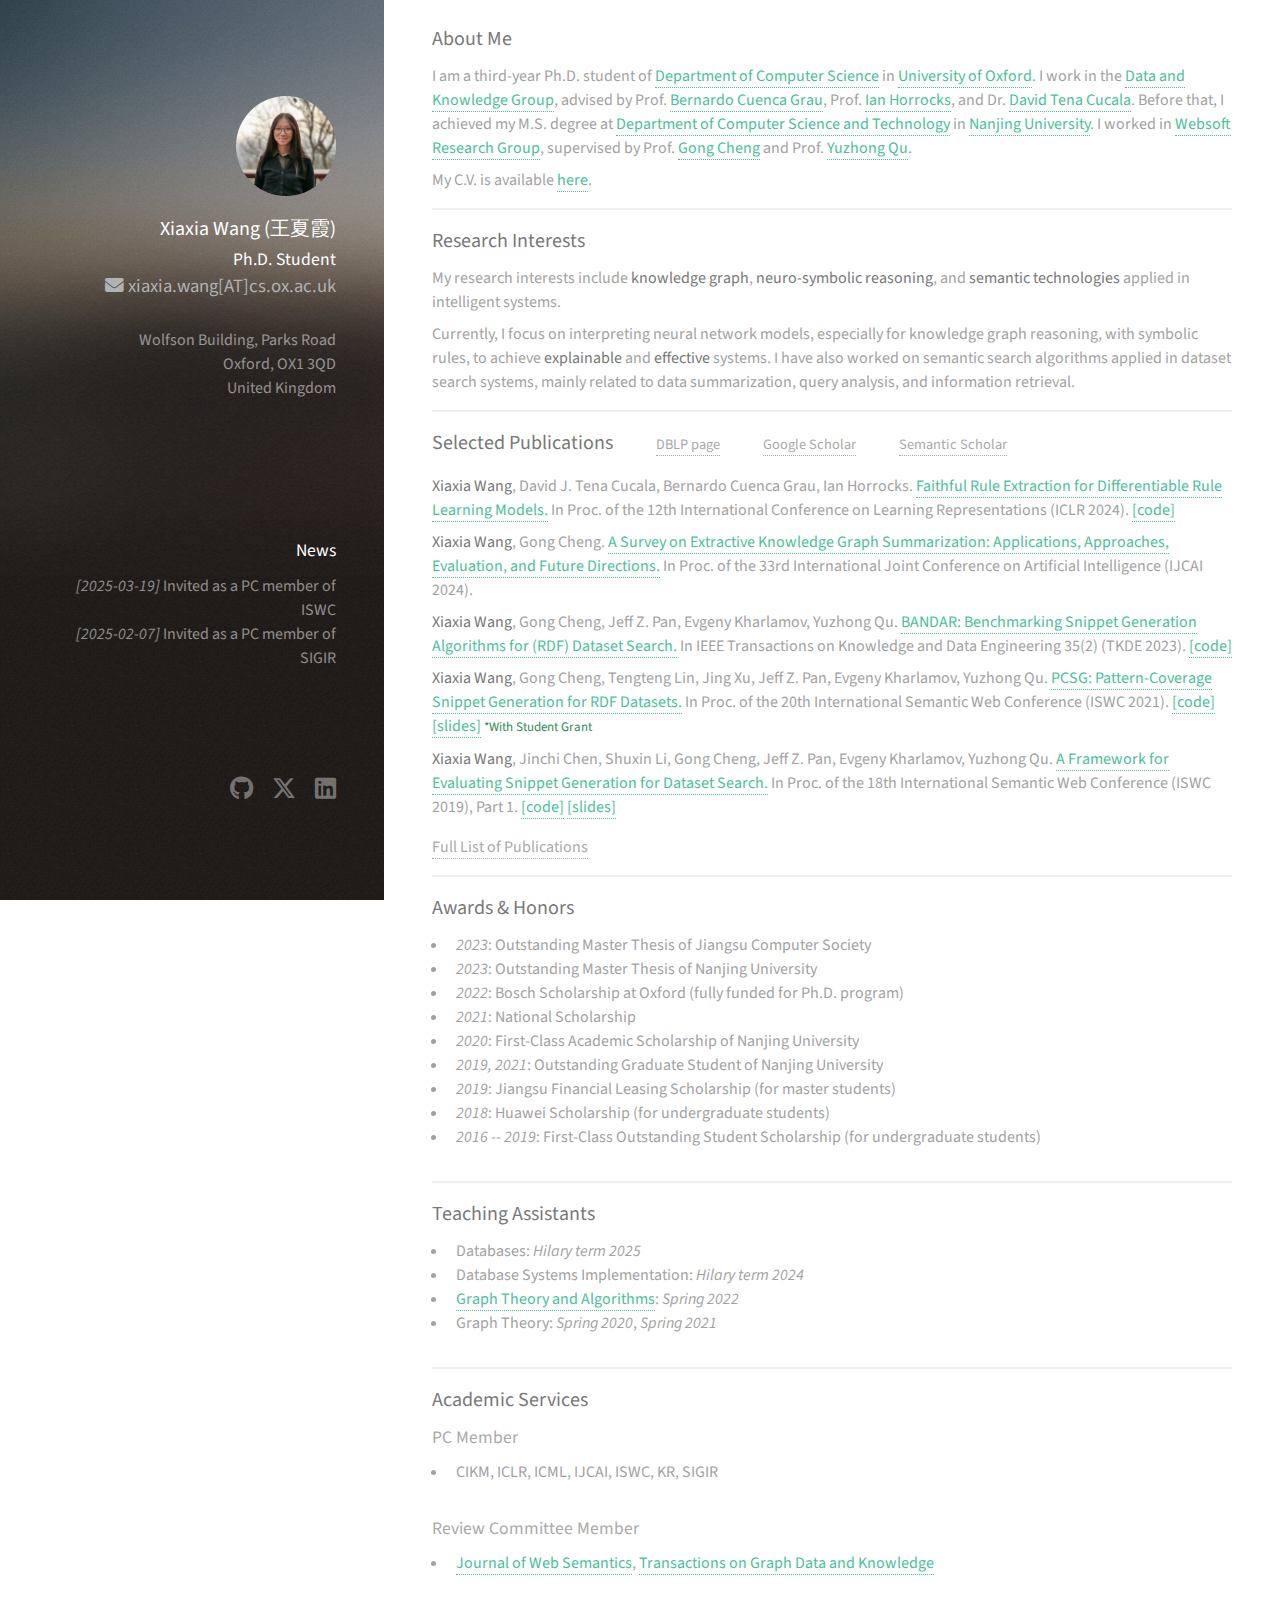
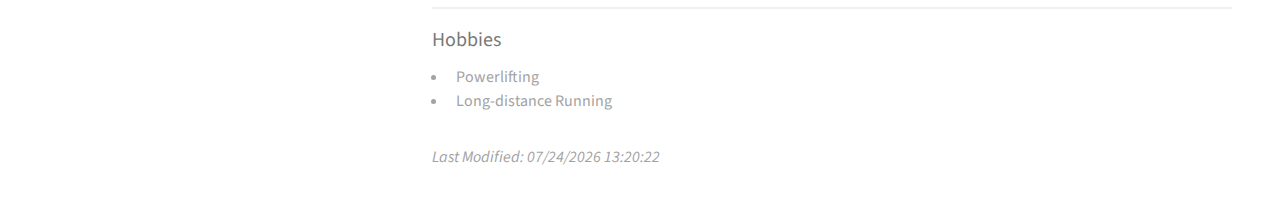
<file: index.html>
<!DOCTYPE html PUBLIC "-//W3C//DTD XHTML 1.0 Transitional//EN" "http://www.w3.org/TR/xhtml1/DTD/xhtml1-transitional.dtd">
<html xmlns="http://www.w3.org/1999/xhtml" lang="en">

<html>
<head>
	<meta charset="utf-8" />
	<base target="_blank" />
	<title>Xiaxia Wang</title>
	<link rel="icon" href="images/ducky.ico" type="image/x-icon">
	<link rel="shortcut icon" href="images/ducky.ico" type="image/x-icon">
<!--	<link rel="shortcut icon" href="images/favicon.ico" type="image/x-icon">-->
	<meta name="viewport" content="width=device-width, initial-scale=1, user-scalable=no" />
	<link rel="stylesheet" href="assets/css/main.css" />
</head>
<body class="is-preload">

<!-- Header -->
<header id="header">
	<div class="inner">
		<a href="https://xiaxia-wang.github.io" class="image avatar"><img src="images/profile-2020.JPG" alt="" /></a>
		<h1><strong>Xiaxia Wang (王夏霞)</strong></h1>
		<h4>Ph.D. Student</h4>
		<p class="icon solid fa-envelope" style="font-size: 14pt"> xiaxia.wang[AT]cs.ox.ac.uk </p>
		Wolfson Building, Parks Road <br />
		Oxford, OX1 3QD <br />
		United Kingdom <br /><br /><br />
	</div>

	<div class="inner">
		<h4>News</h4>
<!--		<em>[2024-02-22]</em> ❤️2nd Wedding Anniversary❤️ <br />-->
		<em>[2025-03-19]</em> Invited as a PC member of ISWC <br />
		<em>[2025-02-07]</em> Invited as a PC member of SIGIR <br />
<!--		<em>[2025-01-28]</em> 🎆Happy Chinese New Year🎆 <br />-->
<!--		<em>[2024-12-28]</em> Invited as a PC member of IJCAI <br />-->
<!--		<em>[2024-12-12]</em> Invited as a reviewer of ICML <br />-->
<!--		<em>[2024-08-13]</em> Invited as a reviewer of ICLR <br />-->
<!--		<em>[2024-06-01]</em> Awarded IJCAI Travel Grant <br />-->
<!--		<em>[2024-04-20]</em> One paper accepted by IJCAI <br />-->
<!--		<em>[2024-03-28]</em> Invited as a PC member of KR <br />-->
<!--		<em>[2024-03-14]</em> Passed my Ph.D. transfer🥳 <br />-->
<!--		<em>[2022-12-19]</em> Arrived at Oxford <br />-->
<!--		<em>[2021-10-15]</em> Got National Scholarship <br />-->
	</div>
</header>

<!-- Main -->
<div id="main">
	<!-- One -->
	<section id="one">
		<!--	<header class="major">	-->
		<h3>About Me</h3>
		<!--	</header>	-->
		<p>I am a third-year Ph.D. student of <a href="https://www.cs.ox.ac.uk/">Department of Computer Science</a> in <a href="https://www.ox.ac.uk/">University of Oxford</a>.
			I work in the <a href="https://www.cs.ox.ac.uk/research/dk/">Data and Knowledge Group</a>,
			advised by Prof. <a href="https://www.cs.ox.ac.uk/people/bernardo.cuencagrau/">Bernardo Cuenca Grau</a>,
			Prof. <a href="https://www.cs.ox.ac.uk/people/ian.horrocks/">Ian Horrocks</a>, and
			Dr. <a href="https://www.cs.ox.ac.uk/people/david.tenacucala/">David Tena Cucala</a>.
			Before that, I achieved my M.S. degree at <a href="https://cs.nju.edu.cn/main.htm">Department of Computer Science and Technology</a> in <a href="https://www.nju.edu.cn/EN/">Nanjing University</a>.
			I worked in <a href="http://ws.nju.edu.cn/">Websoft Research Group</a>,
			supervised by Prof. <a href="http://ws.nju.edu.cn/~gcheng">Gong Cheng</a> and Prof. <a href="http://ws.nju.edu.cn/~yzqu">Yuzhong Qu</a>.
		</p>
		<p>My C.V. is available <a href = "files/cv.pdf">here</a>. </p>
		<!--	<ul class="actions">
                <li><a href="#" class="button">Learn More</a></li>
            </ul>	-->
	</section>
	<!-- Two -->
	<section id="two">
		<h3>Research Interests</h3>
		<p>My research interests include <strong>knowledge graph</strong>, <strong>neuro-symbolic reasoning</strong>, and <strong>semantic technologies</strong> applied in intelligent systems.</p>
		<p>Currently, I focus on interpreting neural network models, especially for knowledge graph reasoning, with symbolic rules, to achieve <strong>explainable</strong> and <strong>effective</strong> systems.
			I have also worked on semantic search algorithms applied in dataset search systems, mainly related to data summarization, query analysis, and information retrieval. </p>
		<!--						<p>Nowadays with the rapid growth of open data on the Web, <strong>dataset search</strong> (or dataset retrieval) is gradually becoming a significant problem.-->
		<!--							I mainly study the semantic search algorithms and techniques used in dataset search systems, including <strong>data summarization</strong>,-->
		<!--							<strong>query analysis</strong>, and <strong>information retrieval</strong>. </p>-->
	</section>
	<!-- Three -->
	<section id="three">
		<h3 style="display: inline">Selected Publications</h3>

		<h5 style="margin-left: 5%; display: inline">
			<a href="https://dblp.org/pid/126/2338-1.html" style="color: darkgrey">DBLP page</a>
		</h5>

		<h5 style="margin-left: 5%; display: inline">
			<a href="https://scholar.google.com/citations?user=AXCigpUAAAAJ" style="color: darkgrey">Google Scholar</a>
		</h5>

		<h5 style="margin-left: 5%; display: inline">
			<a href="https://www.semanticscholar.org/author/Xiaxia-Wang/1524736195" style="color: darkgrey">Semantic Scholar</a>
		</h5>

		<div style="margin-top: 2%; margin-bottom: 2%">
			<p> <strong>Xiaxia Wang</strong>, David J. Tena Cucala, Bernardo Cuenca Grau, Ian Horrocks.
				<a href="https://openreview.net/pdf?id=kBTzlxM2J1">Faithful Rule Extraction for Differentiable Rule Learning Models.</a>
				In Proc. of the 12th International Conference on Learning Representations (ICLR 2024).
				<a href="https://github.com/xiaxia-wang/FaithfulRE">[code]</a>
			</p>
			<p> <strong>Xiaxia Wang</strong>, Gong Cheng.
				<a href="https://www.ijcai.org/proceedings/2024/0916">A Survey on Extractive Knowledge Graph Summarization: Applications, Approaches, Evaluation, and Future Directions.</a>
				In Proc. of the 33rd International Joint Conference on Artificial Intelligence (IJCAI 2024).
			</p>
			<p> <strong>Xiaxia Wang</strong>, Gong Cheng, Jeff Z. Pan, Evgeny Kharlamov, Yuzhong Qu.
				<a href="https://ieeexplore.ieee.org/document/9477056">BANDAR: Benchmarking Snippet Generation Algorithms for (RDF) Dataset Search.</a>
				In IEEE Transactions on Knowledge and Data Engineering 35(2) (TKDE 2023).
				<a href="https://github.com/nju-websoft/BANDAR">[code]</a>
			</p>
			<p> <strong>Xiaxia Wang</strong>, Gong Cheng, Tengteng Lin, Jing Xu, Jeff Z. Pan, Evgeny Kharlamov, Yuzhong Qu.
				<a href="https://link.springer.com/chapter/10.1007%2F978-3-030-88361-4_1">PCSG: Pattern-Coverage Snippet Generation for RDF Datasets.</a>
				In Proc. of the 20th International Semantic Web Conference (ISWC 2021).
				<a href="https://github.com/nju-websoft/PCSG">[code]</a>
				<a href = "files/slides-iswc-2021.pdf">[slides]</a>
				<span style="font-size: small; color: seagreen">*With Student Grant</span>
			</p>
			<p> <strong>Xiaxia Wang</strong>, Jinchi Chen, Shuxin Li, Gong Cheng, Jeff Z. Pan, Evgeny Kharlamov, Yuzhong Qu.
				<a href="https://link.springer.com/chapter/10.1007%2F978-3-030-30793-6_39">A Framework for Evaluating Snippet Generation for Dataset Search.</a>
				In Proc. of the 18th International Semantic Web Conference (ISWC 2019), Part 1.
				<a href="http://ws.nju.edu.cn/datasetsearch/evaluation-iswc2019/">[code]</a>
				<a href = "files/slides-iswc-2019.pdf">[slides]</a>
			</p>
		</div>

		<a href="publication" style="color: darkgrey">Full List of Publications</a>

<!--		<h5 id = "more-pub-ctrl" onclick="showMore()" style="color: darkgrey">Show More</h5>-->
<!--		<div id = "more-pub" style="display: none">-->
<!--			<p> Tengteng Lin, Qiaosheng Chen, Gong Cheng, Ahmet Soylu, Basil Ell, Ruoqi Zhao, Qing Shi, <strong>Xiaxia Wang</strong>, Yu Gu, Evgeny Kharlamov.-->
<!--				<a href="https://dl.acm.org/doi/10.1145/3477495.3531729">ACORDAR: A Test Collection for Ad Hoc Content-Based (RDF) Dataset Retrieval.</a>-->
<!--				In Proc. of the 45th International ACM SIGIR Conference (SIGIR 2022).-->
<!--			</p>-->
<!--			<p> <strong>Xiaxia Wang</strong>, Tengteng Lin, Weiqing Luo, Gong Cheng, Yuzhong Qu.-->
<!--				<a href="https://direct.mit.edu/dint/article/4/1/41/109221/CKGSE-A-Prototype-Search-Engine-for-Chinese">CKGSE: A Prototype Search Engine for Chinese Knowledge Graphs.</a>-->
<!--				In Data Intelligence (DI 2022).-->
<!--			</p>-->
<!--			<p> <strong>Xiaxia Wang</strong>, Tengteng Lin, Weiqing Luo, Gong Cheng, Yuzhong Qu.-->
<!--				<a href="https://link.springer.com/chapter/10.1007/978-981-16-6471-7_8">Content-Based Open Knowledge Graph Search: A Preliminary Study with OpenKG.CN.</a>-->
<!--				In Proc. of the 2021 China Conference on Knowledge Graph and Semantic Computing (CCKS 2021).-->
<!--			</p>-->
<!--			<p> <strong>Xiaxia Wang</strong>, Gong Cheng, Evgeny Kharlamov.-->
<!--				<a href="https://ceur-ws.org/Vol-2465/profiles_paper1.pdf">Towards Multi-Facet Snippets for Dataset Search.</a>-->
<!--				In Proc. of the 6th International Workshop on Dataset PROFILing and Search (PROFILES 2019).-->
<!--				<a href = "files/slides-profiles-2019.pdf">[slides]</a>-->
<!--			</p>-->
<!--			<p> Jinchi Chen, <strong>Xiaxia Wang</strong>, Gong Cheng, Evgeny Kharlamov, Yuzhong Qu.-->
<!--				<a href="https://dl.acm.org/doi/10.1145/3357384.3358096">Towards More Usable Dataset Search: From Query Characterization to Snippet Generation.</a>-->
<!--				In Proc. of the 28th ACM International Conference on Information and Knowledge Management (CIKM 2019).-->
<!--				<a href="http://ws.nju.edu.cn/datasetsearch/query-cikm2019/">[data]</a>-->
<!--				<a href = "files/slides-cikm-2019.pdf">[slides]</a>-->
<!--			</p>-->
<!--		</div>-->


	</section>

	<!-- Four -->
	<section id="four">
		<h3>Awards & Honors</h3>
		<ul>
			<li><em>2023</em>: Outstanding Master Thesis of Jiangsu Computer Society </li>
			<li><em>2023</em>: Outstanding Master Thesis of Nanjing University </li>
			<li><em>2022</em>: Bosch Scholarship at Oxford (fully funded for Ph.D. program) </li>
			<li><em>2021</em>: National Scholarship </li>
			<li><em>2020</em>: First-Class Academic Scholarship of Nanjing University </li>
			<li><em>2019, 2021</em>: Outstanding Graduate Student of Nanjing University </li>
			<li><em>2019</em>: Jiangsu Financial Leasing Scholarship (for master students) </li>
			<li><em>2018</em>: Huawei Scholarship (for undergraduate students) </li>
			<li><em>2016 -- 2019</em>: First-Class Outstanding Student Scholarship (for undergraduate students) </li>
		</ul>
	</section>

	<!-- Five -->
	<section id="five">
		<h3>Teaching Assistants</h3>
		<ul>
			<li>Databases: <em>Hilary term 2025</em></li>
			<li>Database Systems Implementation: <em>Hilary term 2024</em></li>
			<li><a href="http://ws.nju.edu.cn/wiki/Wiki.jsp?page=GTA">Graph Theory and Algorithms</a>: <em>Spring 2022</em></li>
			<li>Graph Theory: <em>Spring 2020</em>, <em>Spring 2021</em></li>
		</ul>
	</section>

	<!-- Six -->
	<section id="six">
		<h3>Academic Services</h3>
		<h4 style="color: darkgrey">PC Member</h4>
		<ul>
			<li>CIKM, ICLR, ICML, IJCAI, ISWC, KR, SIGIR</li>
		</ul>
		<h4 style="color: darkgrey">Review Committee Member</h4>
		<ul>
			<li>
				<a href="https://www.sciencedirect.com/journal/journal-of-web-semantics">Journal of Web Semantics</a>,
				<a href="https://journal-submission.dagstuhl.de/TGDK/">Transactions on Graph Data and Knowledge</a>
			</li>
		</ul>
	</section>

	<section id="seven">
		<h3>Hobbies</h3>
		<ul>
			<li>Powerlifting</li>
			<li>Long-distance Running</li>
		</ul>
	</section>

	<div>
		<i>
			<script type="text/javascript">document.write("Last Modified: " + document.lastModified + "")</script>
		</i>
	</div>
</div>

<!-- Footer -->
<footer id="footer">

	<div class="inner">
		<ul class="icons">
			<li><a href="https://github.com/xiaxia-wang" class="icon brands fa-github"><span class="label">Github</span></a></li>
			<li><a href="https://twitter.com/xiaxia_wang" class="icon brands fa-x-twitter"><span class="label">Twitter</span></a></li>
			<li><a href="https://www.linkedin.com/in/xiaxia-wang/" class="icon brands fa-linkedin"><span class="label">LinkedIn</span></a></li>
			<!--						<li><a href="#" class="icon brands fa-dribbble"><span class="label">Dribbble</span></a></li>-->
			<!--						<li><a href="#" class="icon solid fa-envelope"><span class="label">Email</span></a></li>-->
		</ul>
	</div>
	<br /><br />

	<div style="width: 20%; float: right">
		<script type="text/javascript" id="clstr_globe" src="//clustrmaps.com/globe.js?d=SmJl_7z3zz4IShy9a6Ddf2kGU3AaQH1JIv9GzmI8MsU"></script>
		<!--		<script type="text/javascript" id="clustrmaps" src="//clustrmaps.com/map_v2.js?d=SmJl_7z3zz4IShy9a6Ddf2kGU3AaQH1JIv9GzmI8MsU&cl=ffffff&w=a"></script>-->
	</div>

</footer>

<!-- Scripts -->
<script src="assets/js/jquery.min.js"></script>
<script src="assets/js/jquery.poptrox.min.js"></script>
<script src="assets/js/browser.min.js"></script>
<script src="assets/js/breakpoints.min.js"></script>
<script src="assets/js/util.js"></script>
<script src="assets/js/main.js"></script>

<script type="text/javascript">
	function showMore() {
		var controller = document.getElementById("more-pub-ctrl")
		var content = document.getElementById("more-pub");
		if (content.style.display === "none") {
			content.style.display = "block";
			controller.textContent = "Show Less"
		}
		else if (content.style.display === "block") {
			content.style.display = "none";
			controller.textContent = "Show More"
		}
	}
</script>

</body>
</html>
</file>
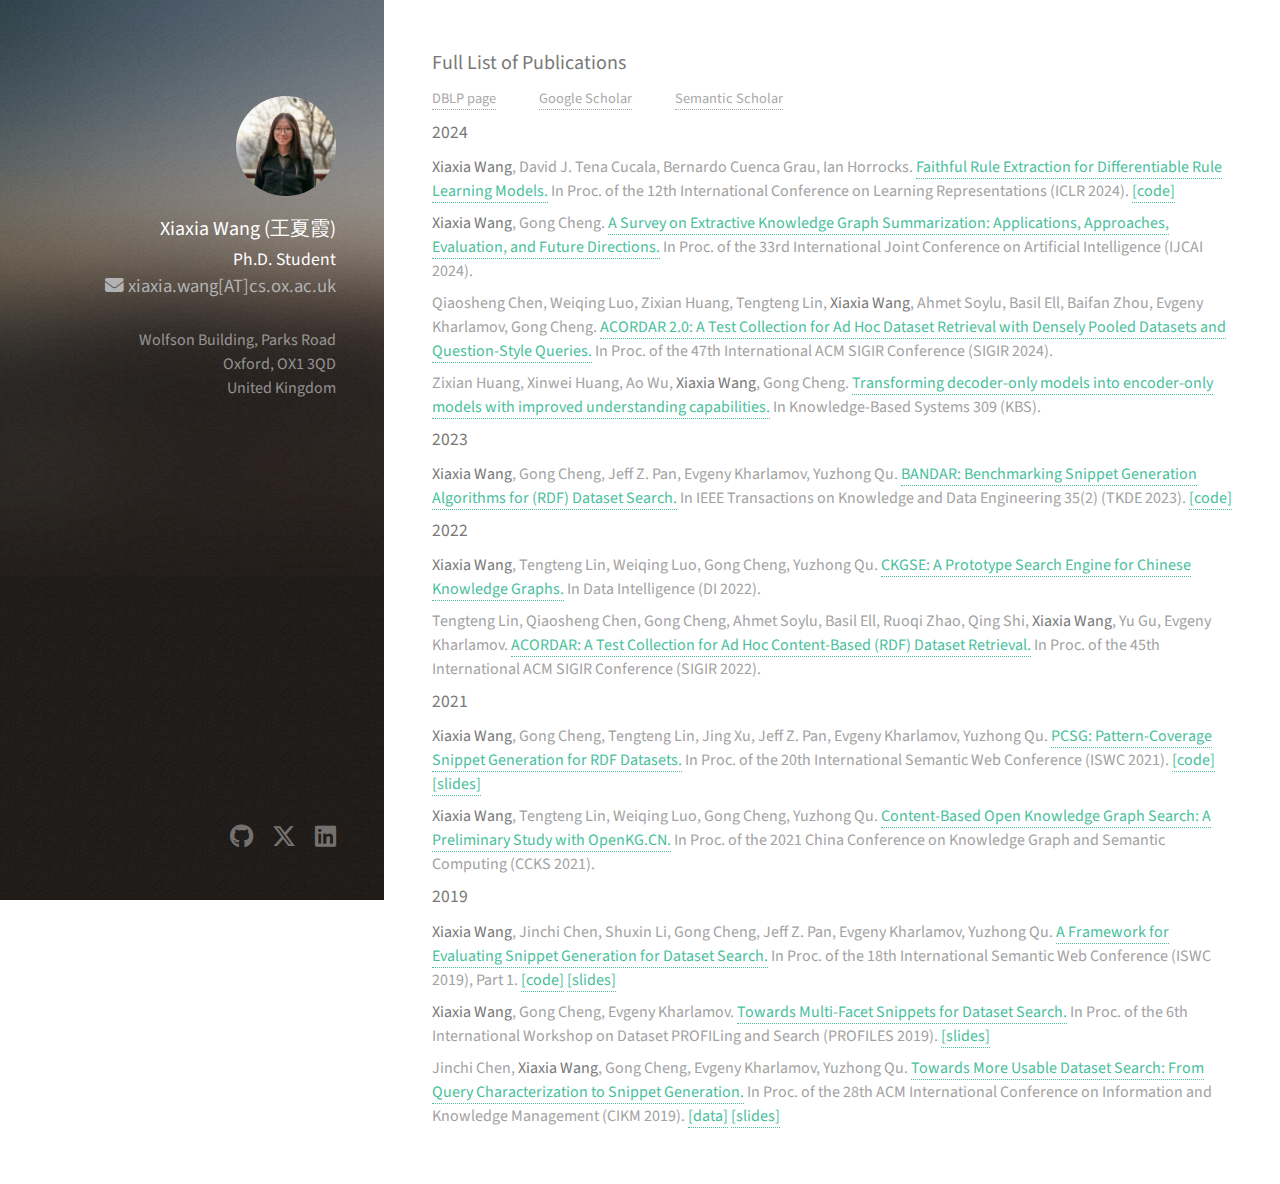
<file: publication.html>
<!DOCTYPE html PUBLIC "-//W3C//DTD XHTML 1.0 Transitional//EN" "http://www.w3.org/TR/xhtml1/DTD/xhtml1-transitional.dtd">
<html xmlns="http://www.w3.org/1999/xhtml" lang="en">

---
permalink: /publication/
---

<html>
<head>
	<meta charset="utf-8" />
	<base target="_blank" />
	<title>Xiaxia Wang</title>
	<link rel="icon" href="images/ducky.ico" type="image/x-icon">
	<link rel="shortcut icon" href="images/ducky.ico" type="image/x-icon">
<!--	<link rel="shortcut icon" href="images/favicon.ico" type="image/x-icon">-->
	<meta name="viewport" content="width=device-width, initial-scale=1, user-scalable=no" />
	<link rel="stylesheet" href="assets/css/main.css" />
</head>
<body class="is-preload">

<!-- Header -->
<header id="header">
	<div class="inner">
		<a href="https://xiaxia-wang.github.io" class="image avatar"><img src="images/profile-2020.JPG" alt="" /></a>
		<h1><strong>Xiaxia Wang (王夏霞)</strong></h1>
		<h4>Ph.D. Student</h4>
		<p class="icon solid fa-envelope" style="font-size: 14pt"> xiaxia.wang[AT]cs.ox.ac.uk </p>
		Wolfson Building, Parks Road <br />
		Oxford, OX1 3QD <br />
		United Kingdom <br /><br /><br />
	</div>
</header>

<!-- Main -->
<div id="main">
	<section id="three">
		<h3>Full List of Publications</h3>

		<h5 style="display: inline">
			<a href="https://dblp.org/pid/126/2338-1.html" style="color: darkgrey">DBLP page</a>
		</h5>

		<h5 style="margin-left: 5%; display: inline">
			<a href="https://scholar.google.com/citations?user=AXCigpUAAAAJ" style="color: darkgrey">Google Scholar</a>
		</h5>

		<h5 style="margin-left: 5%; display: inline">
			<a href="https://www.semanticscholar.org/author/Xiaxia-Wang/1524736195" style="color: darkgrey">Semantic Scholar</a>
		</h5>

		<h3></h3>
		<div style="font-size: medium">
			<h4>2024</h4>
			<p> <strong>Xiaxia Wang</strong>, David J. Tena Cucala, Bernardo Cuenca Grau, Ian Horrocks.
				<a href="https://openreview.net/pdf?id=kBTzlxM2J1">Faithful Rule Extraction for Differentiable Rule Learning Models.</a>
				In Proc. of the 12th International Conference on Learning Representations (ICLR 2024).
				<a href="https://github.com/xiaxia-wang/FaithfulRE">[code]</a>
			</p>
			<p> <strong>Xiaxia Wang</strong>, Gong Cheng.
				<a href="https://www.ijcai.org/proceedings/2024/0916">A Survey on Extractive Knowledge Graph Summarization: Applications, Approaches, Evaluation, and Future Directions.</a>
				In Proc. of the 33rd International Joint Conference on Artificial Intelligence (IJCAI 2024).
			</p>
			<p> Qiaosheng Chen, Weiqing Luo, Zixian Huang, Tengteng Lin, <strong>Xiaxia Wang</strong>, Ahmet Soylu, Basil Ell, Baifan Zhou, Evgeny Kharlamov, Gong Cheng.
				<a href="https://dl.acm.org/doi/10.1145/3626772.3657866">ACORDAR 2.0: A Test Collection for Ad Hoc Dataset Retrieval with Densely Pooled Datasets and Question-Style Queries.</a>
				In Proc. of the 47th International ACM SIGIR Conference (SIGIR 2024).
			</p>
			<p> Zixian Huang, Xinwei Huang, Ao Wu, <strong>Xiaxia Wang</strong>, Gong Cheng.
				<a href="https://doi.org/10.1016/j.knosys.2024.112907">Transforming decoder-only models into encoder-only models with improved understanding capabilities.</a>
				In Knowledge-Based Systems 309 (KBS).
			</p>

			<h4>2023</h4>
			<p> <strong>Xiaxia Wang</strong>, Gong Cheng, Jeff Z. Pan, Evgeny Kharlamov, Yuzhong Qu.
				<a href="https://ieeexplore.ieee.org/document/9477056">BANDAR: Benchmarking Snippet Generation Algorithms for (RDF) Dataset Search.</a>
				In IEEE Transactions on Knowledge and Data Engineering 35(2) (TKDE 2023).
				<a href="https://github.com/nju-websoft/BANDAR">[code]</a>
			</p>

			<h4>2022</h4>
			<p> <strong>Xiaxia Wang</strong>, Tengteng Lin, Weiqing Luo, Gong Cheng, Yuzhong Qu.
				<a href="https://direct.mit.edu/dint/article/4/1/41/109221/CKGSE-A-Prototype-Search-Engine-for-Chinese">CKGSE: A Prototype Search Engine for Chinese Knowledge Graphs.</a>
				In Data Intelligence (DI 2022).
			</p>
			<p> Tengteng Lin, Qiaosheng Chen, Gong Cheng, Ahmet Soylu, Basil Ell, Ruoqi Zhao, Qing Shi, <strong>Xiaxia Wang</strong>, Yu Gu, Evgeny Kharlamov.
				<a href="https://dl.acm.org/doi/10.1145/3477495.3531729">ACORDAR: A Test Collection for Ad Hoc Content-Based (RDF) Dataset Retrieval.</a>
				In Proc. of the 45th International ACM SIGIR Conference (SIGIR 2022).
			</p>

			<h4>2021</h4>
			<p> <strong>Xiaxia Wang</strong>, Gong Cheng, Tengteng Lin, Jing Xu, Jeff Z. Pan, Evgeny Kharlamov, Yuzhong Qu.
				<a href="https://link.springer.com/chapter/10.1007%2F978-3-030-88361-4_1">PCSG: Pattern-Coverage Snippet Generation for RDF Datasets.</a>
				In Proc. of the 20th International Semantic Web Conference (ISWC 2021).
				<a href="https://github.com/nju-websoft/PCSG">[code]</a>
				<a href = "files/slides-iswc-2021.pdf">[slides]</a>
			</p>
			<p> <strong>Xiaxia Wang</strong>, Tengteng Lin, Weiqing Luo, Gong Cheng, Yuzhong Qu.
				<a href="https://link.springer.com/chapter/10.1007/978-981-16-6471-7_8">Content-Based Open Knowledge Graph Search: A Preliminary Study with OpenKG.CN.</a>
				In Proc. of the 2021 China Conference on Knowledge Graph and Semantic Computing (CCKS 2021).
			</p>

			<h4>2019</h4>
			<p> <strong>Xiaxia Wang</strong>, Jinchi Chen, Shuxin Li, Gong Cheng, Jeff Z. Pan, Evgeny Kharlamov, Yuzhong Qu.
				<a href="https://link.springer.com/chapter/10.1007%2F978-3-030-30793-6_39">A Framework for Evaluating Snippet Generation for Dataset Search.</a>
				In Proc. of the 18th International Semantic Web Conference (ISWC 2019), Part 1.
				<a href="http://ws.nju.edu.cn/datasetsearch/evaluation-iswc2019/">[code]</a>
				<a href = "files/slides-iswc-2019.pdf">[slides]</a>
			</p>
			<p> <strong>Xiaxia Wang</strong>, Gong Cheng, Evgeny Kharlamov.
				<a href="https://ceur-ws.org/Vol-2465/profiles_paper1.pdf">Towards Multi-Facet Snippets for Dataset Search.</a>
				In Proc. of the 6th International Workshop on Dataset PROFILing and Search (PROFILES 2019).
				<a href = "files/slides-profiles-2019.pdf">[slides]</a>
			</p>
			<p> Jinchi Chen, <strong>Xiaxia Wang</strong>, Gong Cheng, Evgeny Kharlamov, Yuzhong Qu.
				<a href="https://dl.acm.org/doi/10.1145/3357384.3358096">Towards More Usable Dataset Search: From Query Characterization to Snippet Generation.</a>
				In Proc. of the 28th ACM International Conference on Information and Knowledge Management (CIKM 2019).
				<a href="http://ws.nju.edu.cn/datasetsearch/query-cikm2019/">[data]</a>
				<a href = "files/slides-cikm-2019.pdf">[slides]</a>
			</p>
		</div>

	</section>
</div>

<!-- Footer -->
<footer id="footer">

	<div class="inner">
		<ul class="icons">
			<li><a href="https://github.com/xiaxia-wang" class="icon brands fa-github"><span class="label">Github</span></a></li>
			<li><a href="https://twitter.com/xiaxia_wang" class="icon brands fa-x-twitter"><span class="label">Twitter</span></a></li>
			<li><a href="https://www.linkedin.com/in/xiaxia-wang/" class="icon brands fa-linkedin"><span class="label">LinkedIn</span></a></li>
			<!--						<li><a href="#" class="icon brands fa-dribbble"><span class="label">Dribbble</span></a></li>-->
			<!--						<li><a href="#" class="icon solid fa-envelope"><span class="label">Email</span></a></li>-->
		</ul>
	</div>

</footer>

<!-- Scripts -->
<script src="assets/js/jquery.min.js"></script>
<script src="assets/js/jquery.poptrox.min.js"></script>
<script src="assets/js/browser.min.js"></script>
<script src="assets/js/breakpoints.min.js"></script>
<script src="assets/js/util.js"></script>
<script src="assets/js/main.js"></script>

</body>
</html>
</file>
<file: assets/css/main.css>
@import url("fontawesome-all.min.css");
@import url("brands.css");
@import url("https://fonts.googleapis.com/css?family=Source+Sans+Pro:400,400italic");

/*
	Strata by HTML5 UP
	html5up.net | @ajlkn
	Free for personal and commercial use under the CCA 3.0 license (html5up.net/license)
*/

html, body, div, span, applet, object,
iframe, h1, h2, h3, h4, h5, h6, p, blockquote,
pre, a, abbr, acronym, address, big, cite,
code, del, dfn, em, img, ins, kbd, q, s, samp,
small, strike, strong, sub, sup, tt, var, b,
u, i, center, dl, dt, dd, ol, ul, li, fieldset,
form, label, legend, table, caption, tbody,
tfoot, thead, tr, th, td, article, aside,
canvas, details, embed, figure, figcaption,
footer, header, hgroup, menu, nav, output, ruby,
section, summary, time, mark, audio, video {
	margin: 0;
	padding: 0;
	border: 0;
	font-size: 100%;
	font: inherit;
	vertical-align: baseline;}

article, aside, details, figcaption, figure,
footer, header, hgroup, menu, nav, section {
	display: block;}

body {
	line-height: 1;
}

ol, ul {
	list-style: none;
}

blockquote, q {
	quotes: none;
}

	blockquote:before, blockquote:after, q:before, q:after {
		content: '';
		content: none;
	}

table {
	border-collapse: collapse;
	border-spacing: 0;
}

body {
	-webkit-text-size-adjust: none;
}

mark {
	background-color: transparent;
	color: inherit;
}

input::-moz-focus-inner {
	border: 0;
	padding: 0;
}

input, select, textarea {
	-moz-appearance: none;
	-webkit-appearance: none;
	-ms-appearance: none;
	appearance: none;
}

/* Basic */

	html {
		box-sizing: border-box;
	}

	*, *:before, *:after {
		box-sizing: inherit;
	}

	body {
		background: #fff;
	}

		body.is-preload *, body.is-preload *:before, body.is-preload *:after {
			-moz-animation: none !important;
			-webkit-animation: none !important;
			-ms-animation: none !important;
			animation: none !important;
			-moz-transition: none !important;
			-webkit-transition: none !important;
			-ms-transition: none !important;
			transition: none !important;
		}

	body, input, select, textarea {
		color: #a2a2a2;
		font-family: "Source Sans Pro", Helvetica, sans-serif;
		font-size: 14pt;
		font-weight: 400;
		line-height: 1.5em;
	}

	a {
		-moz-transition: color 0.2s ease-in-out, border-color 0.2s ease-in-out;
		-webkit-transition: color 0.2s ease-in-out, border-color 0.2s ease-in-out;
		-ms-transition: color 0.2s ease-in-out, border-color 0.2s ease-in-out;
		transition: color 0.2s ease-in-out, border-color 0.2s ease-in-out;
		border-bottom: dotted 1px;
		color: #49bf9d;
		text-decoration: none;
	}

		a:hover {
			border-bottom-color: transparent;
			color: #49bf9d !important;
			text-decoration: none;
		}

	strong, b {
		color: #787878;
		font-weight: 400;
	}

	em, i {
		font-style: italic;
	}

	p {
		margin: 0 0 0.5em 0;
	}

	h1, h2, h3, h4, h5, h6 {
		color: #787878;
		font-weight: 400;
		line-height: 1em;
		margin: 0 0 0.5em 0;
	}

		h1 a, h2 a, h3 a, h4 a, h5 a, h6 a {
			color: inherit;
			text-decoration: none;
		}

	h1 {
		font-size: 2em;
		line-height: 1.5em;
	}

	h2 {
		font-size: 1.5em;
		line-height: 1.5em;
	}

	h3 {
		font-size: 1.25em;
		line-height: 1.5em;
	}

	h4 {
		font-size: 1.1em;
		line-height: 1.5em;
	}

	h5 {
		font-size: 0.9em;
		line-height: 1.5em;
	}

	h6 {
		font-size: 0.7em;
		line-height: 1.5em;
	}

	sub {
		font-size: 0.8em;
		position: relative;
		top: 0.5em;
	}

	sup {
		font-size: 0.8em;
		position: relative;
		top: -0.5em;
	}

	hr {
		border: 0;
		border-bottom: solid 2px #efefef;
		margin: 2em 0;
	}

		hr.major {
			margin: 3em 0;
		}

	blockquote {
		border-left: solid 6px #efefef;
		font-style: italic;
		margin: 0 0 2em 0;
		padding: 0.5em 0 0.5em 1.5em;
	}

	code {
		background: #f7f7f7;
		border-radius: 0.35em;
		border: solid 2px #efefef;
		font-family: "Courier New", monospace;
		font-size: 0.9em;
		margin: 0 0.25em;
		padding: 0.25em 0.65em;
	}

	pre {
		-webkit-overflow-scrolling: touch;
		font-family: "Courier New", monospace;
		font-size: 0.9em;
		margin: 0 0 2em 0;
	}

		pre code {
			display: block;
			line-height: 1.75em;
			padding: 1em 1.5em;
			overflow-x: auto;
		}

	.align-left {
		text-align: left;
	}

	.align-center {
		text-align: center;
	}

	.align-right {
		text-align: right;
	}

/* Container */

	.container {
		margin: 0 auto;
		max-width: calc(100% - 4em);
		width: 100%;
	}

		.container.xsmall {
			width: 25%;
		}

		.container.small {
			width: 50%;
		}

		.container.medium {
			width: 75%;
		}

		.container.large {
			width: 125%;
		}

		.container.xlarge {
			width: 150%;
		}

		.container.max {
			width: 100%;
		}

		@media screen and (max-width: 980px) {

			.container {
				width: 100% !important;
				max-width: 100% !important;
			}

		}

		@media screen and (max-width: 480px) {

			.container {
				max-width: calc(100% - 3em);
			}

		}

/* Row */

	.row {
		display: flex;
		flex-wrap: wrap;
		box-sizing: border-box;
		align-items: stretch;
	}

		.row > * {
			box-sizing: border-box;
		}

		.row.gtr-uniform > * > :last-child {
			margin-bottom: 0;
		}

		.row.aln-left {
			justify-content: flex-start;
		}

		.row.aln-center {
			justify-content: center;
		}

		.row.aln-right {
			justify-content: flex-end;
		}

		.row.aln-top {
			align-items: flex-start;
		}

		.row.aln-middle {
			align-items: center;
		}

		.row.aln-bottom {
			align-items: flex-end;
		}

		.row > .imp {
			order: -1;
		}

		.row > .col-1 {
			width: 8.33333%;
		}

		.row > .off-1 {
			margin-left: 8.33333%;
		}

		.row > .col-2 {
			width: 16.66667%;
		}

		.row > .off-2 {
			margin-left: 16.66667%;
		}

		.row > .col-3 {
			width: 25%;
		}

		.row > .off-3 {
			margin-left: 25%;
		}

		.row > .col-4 {
			width: 33.33333%;
		}

		.row > .off-4 {
			margin-left: 33.33333%;
		}

		.row > .col-5 {
			width: 41.66667%;
		}

		.row > .off-5 {
			margin-left: 41.66667%;
		}

		.row > .col-6 {
			width: 50%;
		}

		.row > .off-6 {
			margin-left: 50%;
		}

		.row > .col-7 {
			width: 58.33333%;
		}

		.row > .off-7 {
			margin-left: 58.33333%;
		}

		.row > .col-8 {
			width: 66.66667%;
		}

		.row > .off-8 {
			margin-left: 66.66667%;
		}

		.row > .col-9 {
			width: 75%;
		}

		.row > .off-9 {
			margin-left: 75%;
		}

		.row > .col-10 {
			width: 83.33333%;
		}

		.row > .off-10 {
			margin-left: 83.33333%;
		}

		.row > .col-11 {
			width: 91.66667%;
		}

		.row > .off-11 {
			margin-left: 91.66667%;
		}

		.row > .col-12 {
			width: 100%;
		}

		.row > .off-12 {
			margin-left: 100%;
		}

		.row.gtr-0 {
			margin-top: 0;
			margin-left: 0em;
		}

			.row.gtr-0 > * {
				padding: 0 0 0 0em;
			}

			.row.gtr-0.gtr-uniform {
				margin-top: 0em;
			}

				.row.gtr-0.gtr-uniform > * {
					padding-top: 0em;
				}

		.row.gtr-25 {
			margin-top: 0;
			margin-left: -0.625em;
		}

			.row.gtr-25 > * {
				padding: 0 0 0 0.625em;
			}

			.row.gtr-25.gtr-uniform {
				margin-top: -0.625em;
			}

				.row.gtr-25.gtr-uniform > * {
					padding-top: 0.625em;
				}

		.row.gtr-50 {
			margin-top: 0;
			margin-left: -1.25em;
		}

			.row.gtr-50 > * {
				padding: 0 0 0 1.25em;
			}

			.row.gtr-50.gtr-uniform {
				margin-top: -1.25em;
			}

				.row.gtr-50.gtr-uniform > * {
					padding-top: 1.25em;
				}

		.row {
			margin-top: 0;
			margin-left: -2.5em;
		}

			.row > * {
				padding: 0 0 0 2.5em;
			}

			.row.gtr-uniform {
				margin-top: -2.5em;
			}

				.row.gtr-uniform > * {
					padding-top: 2.5em;
				}

		.row.gtr-150 {
			margin-top: 0;
			margin-left: -3.75em;
		}

			.row.gtr-150 > * {
				padding: 0 0 0 3.75em;
			}

			.row.gtr-150.gtr-uniform {
				margin-top: -3.75em;
			}

				.row.gtr-150.gtr-uniform > * {
					padding-top: 3.75em;
				}

		.row.gtr-200 {
			margin-top: 0;
			margin-left: -5em;
		}

			.row.gtr-200 > * {
				padding: 0 0 0 5em;
			}

			.row.gtr-200.gtr-uniform {
				margin-top: -5em;
			}

				.row.gtr-200.gtr-uniform > * {
					padding-top: 5em;
				}

		@media screen and (max-width: 1800px) {

			.row {
				display: flex;
				flex-wrap: wrap;
				box-sizing: border-box;
				align-items: stretch;
			}

				.row > * {
					box-sizing: border-box;
				}

				.row.gtr-uniform > * > :last-child {
					margin-bottom: 0;
				}

				.row.aln-left {
					justify-content: flex-start;
				}

				.row.aln-center {
					justify-content: center;
				}

				.row.aln-right {
					justify-content: flex-end;
				}

				.row.aln-top {
					align-items: flex-start;
				}

				.row.aln-middle {
					align-items: center;
				}

				.row.aln-bottom {
					align-items: flex-end;
				}

				.row > .imp-xlarge {
					order: -1;
				}

				.row > .col-1-xlarge {
					width: 8.33333%;
				}

				.row > .off-1-xlarge {
					margin-left: 8.33333%;
				}

				.row > .col-2-xlarge {
					width: 16.66667%;
				}

				.row > .off-2-xlarge {
					margin-left: 16.66667%;
				}

				.row > .col-3-xlarge {
					width: 25%;
				}

				.row > .off-3-xlarge {
					margin-left: 25%;
				}

				.row > .col-4-xlarge {
					width: 33.33333%;
				}

				.row > .off-4-xlarge {
					margin-left: 33.33333%;
				}

				.row > .col-5-xlarge {
					width: 41.66667%;
				}

				.row > .off-5-xlarge {
					margin-left: 41.66667%;
				}

				.row > .col-6-xlarge {
					width: 50%;
				}

				.row > .off-6-xlarge {
					margin-left: 50%;
				}

				.row > .col-7-xlarge {
					width: 58.33333%;
				}

				.row > .off-7-xlarge {
					margin-left: 58.33333%;
				}

				.row > .col-8-xlarge {
					width: 66.66667%;
				}

				.row > .off-8-xlarge {
					margin-left: 66.66667%;
				}

				.row > .col-9-xlarge {
					width: 75%;
				}

				.row > .off-9-xlarge {
					margin-left: 75%;
				}

				.row > .col-10-xlarge {
					width: 83.33333%;
				}

				.row > .off-10-xlarge {
					margin-left: 83.33333%;
				}

				.row > .col-11-xlarge {
					width: 91.66667%;
				}

				.row > .off-11-xlarge {
					margin-left: 91.66667%;
				}

				.row > .col-12-xlarge {
					width: 100%;
				}

				.row > .off-12-xlarge {
					margin-left: 100%;
				}

				.row.gtr-0 {
					margin-top: 0;
					margin-left: 0em;
				}

					.row.gtr-0 > * {
						padding: 0 0 0 0em;
					}

					.row.gtr-0.gtr-uniform {
						margin-top: 0em;
					}

						.row.gtr-0.gtr-uniform > * {
							padding-top: 0em;
						}

				.row.gtr-25 {
					margin-top: 0;
					margin-left: -0.625em;
				}

					.row.gtr-25 > * {
						padding: 0 0 0 0.625em;
					}

					.row.gtr-25.gtr-uniform {
						margin-top: -0.625em;
					}

						.row.gtr-25.gtr-uniform > * {
							padding-top: 0.625em;
						}

				.row.gtr-50 {
					margin-top: 0;
					margin-left: -1.25em;
				}

					.row.gtr-50 > * {
						padding: 0 0 0 1.25em;
					}

					.row.gtr-50.gtr-uniform {
						margin-top: -1.25em;
					}

						.row.gtr-50.gtr-uniform > * {
							padding-top: 1.25em;
						}

				.row {
					margin-top: 0;
					margin-left: -2.5em;
				}

					.row > * {
						padding: 0 0 0 2.5em;
					}

					.row.gtr-uniform {
						margin-top: -2.5em;
					}

						.row.gtr-uniform > * {
							padding-top: 2.5em;
						}

				.row.gtr-150 {
					margin-top: 0;
					margin-left: -3.75em;
				}

					.row.gtr-150 > * {
						padding: 0 0 0 3.75em;
					}

					.row.gtr-150.gtr-uniform {
						margin-top: -3.75em;
					}

						.row.gtr-150.gtr-uniform > * {
							padding-top: 3.75em;
						}

				.row.gtr-200 {
					margin-top: 0;
					margin-left: -5em;
				}

					.row.gtr-200 > * {
						padding: 0 0 0 5em;
					}

					.row.gtr-200.gtr-uniform {
						margin-top: -5em;
					}

						.row.gtr-200.gtr-uniform > * {
							padding-top: 5em;
						}

		}

		@media screen and (max-width: 1280px) {

			.row {
				display: flex;
				flex-wrap: wrap;
				box-sizing: border-box;
				align-items: stretch;
			}

				.row > * {
					box-sizing: border-box;
				}

				.row.gtr-uniform > * > :last-child {
					margin-bottom: 0;
				}

				.row.aln-left {
					justify-content: flex-start;
				}

				.row.aln-center {
					justify-content: center;
				}

				.row.aln-right {
					justify-content: flex-end;
				}

				.row.aln-top {
					align-items: flex-start;
				}

				.row.aln-middle {
					align-items: center;
				}

				.row.aln-bottom {
					align-items: flex-end;
				}

				.row > .imp-large {
					order: -1;
				}

				.row > .col-1-large {
					width: 8.33333%;
				}

				.row > .off-1-large {
					margin-left: 8.33333%;
				}

				.row > .col-2-large {
					width: 16.66667%;
				}

				.row > .off-2-large {
					margin-left: 16.66667%;
				}

				.row > .col-3-large {
					width: 25%;
				}

				.row > .off-3-large {
					margin-left: 25%;
				}

				.row > .col-4-large {
					width: 33.33333%;
				}

				.row > .off-4-large {
					margin-left: 33.33333%;
				}

				.row > .col-5-large {
					width: 41.66667%;
				}

				.row > .off-5-large {
					margin-left: 41.66667%;
				}

				.row > .col-6-large {
					width: 50%;
				}

				.row > .off-6-large {
					margin-left: 50%;
				}

				.row > .col-7-large {
					width: 58.33333%;
				}

				.row > .off-7-large {
					margin-left: 58.33333%;
				}

				.row > .col-8-large {
					width: 66.66667%;
				}

				.row > .off-8-large {
					margin-left: 66.66667%;
				}

				.row > .col-9-large {
					width: 75%;
				}

				.row > .off-9-large {
					margin-left: 75%;
				}

				.row > .col-10-large {
					width: 83.33333%;
				}

				.row > .off-10-large {
					margin-left: 83.33333%;
				}

				.row > .col-11-large {
					width: 91.66667%;
				}

				.row > .off-11-large {
					margin-left: 91.66667%;
				}

				.row > .col-12-large {
					width: 100%;
				}

				.row > .off-12-large {
					margin-left: 100%;
				}

				.row.gtr-0 {
					margin-top: 0;
					margin-left: 0em;
				}

					.row.gtr-0 > * {
						padding: 0 0 0 0em;
					}

					.row.gtr-0.gtr-uniform {
						margin-top: 0em;
					}

						.row.gtr-0.gtr-uniform > * {
							padding-top: 0em;
						}

				.row.gtr-25 {
					margin-top: 0;
					margin-left: -0.5em;
				}

					.row.gtr-25 > * {
						padding: 0 0 0 0.5em;
					}

					.row.gtr-25.gtr-uniform {
						margin-top: -0.5em;
					}

						.row.gtr-25.gtr-uniform > * {
							padding-top: 0.5em;
						}

				.row.gtr-50 {
					margin-top: 0;
					margin-left: -1em;
				}

					.row.gtr-50 > * {
						padding: 0 0 0 1em;
					}

					.row.gtr-50.gtr-uniform {
						margin-top: -1em;
					}

						.row.gtr-50.gtr-uniform > * {
							padding-top: 1em;
						}

				.row {
					margin-top: 0;
					margin-left: -2em;
				}

					.row > * {
						padding: 0 0 0 2em;
					}

					.row.gtr-uniform {
						margin-top: -2em;
					}

						.row.gtr-uniform > * {
							padding-top: 2em;
						}

				.row.gtr-150 {
					margin-top: 0;
					margin-left: -3em;
				}

					.row.gtr-150 > * {
						padding: 0 0 0 3em;
					}

					.row.gtr-150.gtr-uniform {
						margin-top: -3em;
					}

						.row.gtr-150.gtr-uniform > * {
							padding-top: 3em;
						}

				.row.gtr-200 {
					margin-top: 0;
					margin-left: -4em;
				}

					.row.gtr-200 > * {
						padding: 0 0 0 4em;
					}

					.row.gtr-200.gtr-uniform {
						margin-top: -4em;
					}

						.row.gtr-200.gtr-uniform > * {
							padding-top: 4em;
						}

		}

		@media screen and (max-width: 980px) {

			.row {
				display: flex;
				flex-wrap: wrap;
				box-sizing: border-box;
				align-items: stretch;
			}

				.row > * {
					box-sizing: border-box;
				}

				.row.gtr-uniform > * > :last-child {
					margin-bottom: 0;
				}

				.row.aln-left {
					justify-content: flex-start;
				}

				.row.aln-center {
					justify-content: center;
				}

				.row.aln-right {
					justify-content: flex-end;
				}

				.row.aln-top {
					align-items: flex-start;
				}

				.row.aln-middle {
					align-items: center;
				}

				.row.aln-bottom {
					align-items: flex-end;
				}

				.row > .imp-medium {
					order: -1;
				}

				.row > .col-1-medium {
					width: 8.33333%;
				}

				.row > .off-1-medium {
					margin-left: 8.33333%;
				}

				.row > .col-2-medium {
					width: 16.66667%;
				}

				.row > .off-2-medium {
					margin-left: 16.66667%;
				}

				.row > .col-3-medium {
					width: 25%;
				}

				.row > .off-3-medium {
					margin-left: 25%;
				}

				.row > .col-4-medium {
					width: 33.33333%;
				}

				.row > .off-4-medium {
					margin-left: 33.33333%;
				}

				.row > .col-5-medium {
					width: 41.66667%;
				}

				.row > .off-5-medium {
					margin-left: 41.66667%;
				}

				.row > .col-6-medium {
					width: 50%;
				}

				.row > .off-6-medium {
					margin-left: 50%;
				}

				.row > .col-7-medium {
					width: 58.33333%;
				}

				.row > .off-7-medium {
					margin-left: 58.33333%;
				}

				.row > .col-8-medium {
					width: 66.66667%;
				}

				.row > .off-8-medium {
					margin-left: 66.66667%;
				}

				.row > .col-9-medium {
					width: 75%;
				}

				.row > .off-9-medium {
					margin-left: 75%;
				}

				.row > .col-10-medium {
					width: 83.33333%;
				}

				.row > .off-10-medium {
					margin-left: 83.33333%;
				}

				.row > .col-11-medium {
					width: 91.66667%;
				}

				.row > .off-11-medium {
					margin-left: 91.66667%;
				}

				.row > .col-12-medium {
					width: 100%;
				}

				.row > .off-12-medium {
					margin-left: 100%;
				}

				.row.gtr-0 {
					margin-top: 0;
					margin-left: 0em;
				}

					.row.gtr-0 > * {
						padding: 0 0 0 0em;
					}

					.row.gtr-0.gtr-uniform {
						margin-top: 0em;
					}

						.row.gtr-0.gtr-uniform > * {
							padding-top: 0em;
						}

				.row.gtr-25 {
					margin-top: 0;
					margin-left: -0.5em;
				}

					.row.gtr-25 > * {
						padding: 0 0 0 0.5em;
					}

					.row.gtr-25.gtr-uniform {
						margin-top: -0.5em;
					}

						.row.gtr-25.gtr-uniform > * {
							padding-top: 0.5em;
						}

				.row.gtr-50 {
					margin-top: 0;
					margin-left: -1em;
				}

					.row.gtr-50 > * {
						padding: 0 0 0 1em;
					}

					.row.gtr-50.gtr-uniform {
						margin-top: -1em;
					}

						.row.gtr-50.gtr-uniform > * {
							padding-top: 1em;
						}

				.row {
					margin-top: 0;
					margin-left: -2em;
				}

					.row > * {
						padding: 0 0 0 2em;
					}

					.row.gtr-uniform {
						margin-top: -2em;
					}

						.row.gtr-uniform > * {
							padding-top: 2em;
						}

				.row.gtr-150 {
					margin-top: 0;
					margin-left: -3em;
				}

					.row.gtr-150 > * {
						padding: 0 0 0 3em;
					}

					.row.gtr-150.gtr-uniform {
						margin-top: -3em;
					}

						.row.gtr-150.gtr-uniform > * {
							padding-top: 3em;
						}

				.row.gtr-200 {
					margin-top: 0;
					margin-left: -4em;
				}

					.row.gtr-200 > * {
						padding: 0 0 0 4em;
					}

					.row.gtr-200.gtr-uniform {
						margin-top: -4em;
					}

						.row.gtr-200.gtr-uniform > * {
							padding-top: 4em;
						}

		}

		@media screen and (max-width: 736px) {

			.row {
				display: flex;
				flex-wrap: wrap;
				box-sizing: border-box;
				align-items: stretch;
			}

				.row > * {
					box-sizing: border-box;
				}

				.row.gtr-uniform > * > :last-child {
					margin-bottom: 0;
				}

				.row.aln-left {
					justify-content: flex-start;
				}

				.row.aln-center {
					justify-content: center;
				}

				.row.aln-right {
					justify-content: flex-end;
				}

				.row.aln-top {
					align-items: flex-start;
				}

				.row.aln-middle {
					align-items: center;
				}

				.row.aln-bottom {
					align-items: flex-end;
				}

				.row > .imp-small {
					order: -1;
				}

				.row > .col-1-small {
					width: 8.33333%;
				}

				.row > .off-1-small {
					margin-left: 8.33333%;
				}

				.row > .col-2-small {
					width: 16.66667%;
				}

				.row > .off-2-small {
					margin-left: 16.66667%;
				}

				.row > .col-3-small {
					width: 25%;
				}

				.row > .off-3-small {
					margin-left: 25%;
				}

				.row > .col-4-small {
					width: 33.33333%;
				}

				.row > .off-4-small {
					margin-left: 33.33333%;
				}

				.row > .col-5-small {
					width: 41.66667%;
				}

				.row > .off-5-small {
					margin-left: 41.66667%;
				}

				.row > .col-6-small {
					width: 50%;
				}

				.row > .off-6-small {
					margin-left: 50%;
				}

				.row > .col-7-small {
					width: 58.33333%;
				}

				.row > .off-7-small {
					margin-left: 58.33333%;
				}

				.row > .col-8-small {
					width: 66.66667%;
				}

				.row > .off-8-small {
					margin-left: 66.66667%;
				}

				.row > .col-9-small {
					width: 75%;
				}

				.row > .off-9-small {
					margin-left: 75%;
				}

				.row > .col-10-small {
					width: 83.33333%;
				}

				.row > .off-10-small {
					margin-left: 83.33333%;
				}

				.row > .col-11-small {
					width: 91.66667%;
				}

				.row > .off-11-small {
					margin-left: 91.66667%;
				}

				.row > .col-12-small {
					width: 100%;
				}

				.row > .off-12-small {
					margin-left: 100%;
				}

				.row.gtr-0 {
					margin-top: 0;
					margin-left: 0em;
				}

					.row.gtr-0 > * {
						padding: 0 0 0 0em;
					}

					.row.gtr-0.gtr-uniform {
						margin-top: 0em;
					}

						.row.gtr-0.gtr-uniform > * {
							padding-top: 0em;
						}

				.row.gtr-25 {
					margin-top: 0;
					margin-left: -0.375em;
				}

					.row.gtr-25 > * {
						padding: 0 0 0 0.375em;
					}

					.row.gtr-25.gtr-uniform {
						margin-top: -0.375em;
					}

						.row.gtr-25.gtr-uniform > * {
							padding-top: 0.375em;
						}

				.row.gtr-50 {
					margin-top: 0;
					margin-left: -0.75em;
				}

					.row.gtr-50 > * {
						padding: 0 0 0 0.75em;
					}

					.row.gtr-50.gtr-uniform {
						margin-top: -0.75em;
					}

						.row.gtr-50.gtr-uniform > * {
							padding-top: 0.75em;
						}

				.row {
					margin-top: 0;
					margin-left: -1.5em;
				}

					.row > * {
						padding: 0 0 0 1.5em;
					}

					.row.gtr-uniform {
						margin-top: -1.5em;
					}

						.row.gtr-uniform > * {
							padding-top: 1.5em;
						}

				.row.gtr-150 {
					margin-top: 0;
					margin-left: -2.25em;
				}

					.row.gtr-150 > * {
						padding: 0 0 0 2.25em;
					}

					.row.gtr-150.gtr-uniform {
						margin-top: -2.25em;
					}

						.row.gtr-150.gtr-uniform > * {
							padding-top: 2.25em;
						}

				.row.gtr-200 {
					margin-top: 0;
					margin-left: -3em;
				}

					.row.gtr-200 > * {
						padding: 0 0 0 3em;
					}

					.row.gtr-200.gtr-uniform {
						margin-top: -3em;
					}

						.row.gtr-200.gtr-uniform > * {
							padding-top: 3em;
						}

		}

		@media screen and (max-width: 480px) {

			.row {
				display: flex;
				flex-wrap: wrap;
				box-sizing: border-box;
				align-items: stretch;
			}

				.row > * {
					box-sizing: border-box;
				}

				.row.gtr-uniform > * > :last-child {
					margin-bottom: 0;
				}

				.row.aln-left {
					justify-content: flex-start;
				}

				.row.aln-center {
					justify-content: center;
				}

				.row.aln-right {
					justify-content: flex-end;
				}

				.row.aln-top {
					align-items: flex-start;
				}

				.row.aln-middle {
					align-items: center;
				}

				.row.aln-bottom {
					align-items: flex-end;
				}

				.row > .imp-xsmall {
					order: -1;
				}

				.row > .col-1-xsmall {
					width: 8.33333%;
				}

				.row > .off-1-xsmall {
					margin-left: 8.33333%;
				}

				.row > .col-2-xsmall {
					width: 16.66667%;
				}

				.row > .off-2-xsmall {
					margin-left: 16.66667%;
				}

				.row > .col-3-xsmall {
					width: 25%;
				}

				.row > .off-3-xsmall {
					margin-left: 25%;
				}

				.row > .col-4-xsmall {
					width: 33.33333%;
				}

				.row > .off-4-xsmall {
					margin-left: 33.33333%;
				}

				.row > .col-5-xsmall {
					width: 41.66667%;
				}

				.row > .off-5-xsmall {
					margin-left: 41.66667%;
				}

				.row > .col-6-xsmall {
					width: 50%;
				}

				.row > .off-6-xsmall {
					margin-left: 50%;
				}

				.row > .col-7-xsmall {
					width: 58.33333%;
				}

				.row > .off-7-xsmall {
					margin-left: 58.33333%;
				}

				.row > .col-8-xsmall {
					width: 66.66667%;
				}

				.row > .off-8-xsmall {
					margin-left: 66.66667%;
				}

				.row > .col-9-xsmall {
					width: 75%;
				}

				.row > .off-9-xsmall {
					margin-left: 75%;
				}

				.row > .col-10-xsmall {
					width: 83.33333%;
				}

				.row > .off-10-xsmall {
					margin-left: 83.33333%;
				}

				.row > .col-11-xsmall {
					width: 91.66667%;
				}

				.row > .off-11-xsmall {
					margin-left: 91.66667%;
				}

				.row > .col-12-xsmall {
					width: 100%;
				}

				.row > .off-12-xsmall {
					margin-left: 100%;
				}

				.row.gtr-0 {
					margin-top: 0;
					margin-left: 0em;
				}

					.row.gtr-0 > * {
						padding: 0 0 0 0em;
					}

					.row.gtr-0.gtr-uniform {
						margin-top: 0em;
					}

						.row.gtr-0.gtr-uniform > * {
							padding-top: 0em;
						}

				.row.gtr-25 {
					margin-top: 0;
					margin-left: -0.375em;
				}

					.row.gtr-25 > * {
						padding: 0 0 0 0.375em;
					}

					.row.gtr-25.gtr-uniform {
						margin-top: -0.375em;
					}

						.row.gtr-25.gtr-uniform > * {
							padding-top: 0.375em;
						}

				.row.gtr-50 {
					margin-top: 0;
					margin-left: -0.75em;
				}

					.row.gtr-50 > * {
						padding: 0 0 0 0.75em;
					}

					.row.gtr-50.gtr-uniform {
						margin-top: -0.75em;
					}

						.row.gtr-50.gtr-uniform > * {
							padding-top: 0.75em;
						}

				.row {
					margin-top: 0;
					margin-left: -1.5em;
				}

					.row > * {
						padding: 0 0 0 1.5em;
					}

					.row.gtr-uniform {
						margin-top: -1.5em;
					}

						.row.gtr-uniform > * {
							padding-top: 1.5em;
						}

				.row.gtr-150 {
					margin-top: 0;
					margin-left: -2.25em;
				}

					.row.gtr-150 > * {
						padding: 0 0 0 2.25em;
					}

					.row.gtr-150.gtr-uniform {
						margin-top: -2.25em;
					}

						.row.gtr-150.gtr-uniform > * {
							padding-top: 2.25em;
						}

				.row.gtr-200 {
					margin-top: 0;
					margin-left: -3em;
				}

					.row.gtr-200 > * {
						padding: 0 0 0 3em;
					}

					.row.gtr-200.gtr-uniform {
						margin-top: -3em;
					}

						.row.gtr-200.gtr-uniform > * {
							padding-top: 3em;
						}

		}

/* Section/Article */

	section.special, article.special {
		text-align: center;
	}

	header p {
		color: #b2b2b2;
		position: relative;
		margin: 0 0 1.5em 0;
	}

	header h2 + p {
		font-size: 1.25em;
		margin-top: -1em;
		line-height: 1.5em;
	}

	header h3 + p {
		font-size: 1.1em;
		margin-top: -0.8em;
		line-height: 1.5em;
	}

	header h4 + p,
	header h5 + p,
	header h6 + p {
		font-size: 0.9em;
		margin-top: -0.6em;
		line-height: 1.5em;
	}

	header.major h2 {
		font-size: 2em;
	}

/* Form */

	form {
		margin: 0 0 2em 0;
	}

	label {
		color: #787878;
		display: block;
		font-size: 0.9em;
		font-weight: 400;
		margin: 0 0 1em 0;
	}

	input[type="text"],
	input[type="password"],
	input[type="email"],
	select,
	textarea {
		-moz-appearance: none;
		-webkit-appearance: none;
		-ms-appearance: none;
		appearance: none;
		background: #f7f7f7;
		border-radius: 0.35em;
		border: solid 2px transparent;
		color: inherit;
		display: block;
		outline: 0;
		padding: 0 0.75em;
		text-decoration: none;
		width: 100%;
	}

		input[type="text"]:invalid,
		input[type="password"]:invalid,
		input[type="email"]:invalid,
		select:invalid,
		textarea:invalid {
			box-shadow: none;
		}

		input[type="text"]:focus,
		input[type="password"]:focus,
		input[type="email"]:focus,
		select:focus,
		textarea:focus {
			border-color: #49bf9d;
		}

	select {
		background-image: url("data:image/svg+xml;charset=utf8,%3Csvg xmlns='http://www.w3.org/2000/svg' width='40' height='40' preserveAspectRatio='none' viewBox='0 0 40 40'%3E%3Cpath d='M9.4,12.3l10.4,10.4l10.4-10.4c0.2-0.2,0.5-0.4,0.9-0.4c0.3,0,0.6,0.1,0.9,0.4l3.3,3.3c0.2,0.2,0.4,0.5,0.4,0.9 c0,0.4-0.1,0.6-0.4,0.9L20.7,31.9c-0.2,0.2-0.5,0.4-0.9,0.4c-0.3,0-0.6-0.1-0.9-0.4L4.3,17.3c-0.2-0.2-0.4-0.5-0.4-0.9 c0-0.4,0.1-0.6,0.4-0.9l3.3-3.3c0.2-0.2,0.5-0.4,0.9-0.4S9.1,12.1,9.4,12.3z' fill='%23dfdfdf' /%3E%3C/svg%3E");
		background-size: 1.25rem;
		background-repeat: no-repeat;
		background-position: calc(100% - 1rem) center;
		height: 2.75em;
		padding-right: 2.75em;
		text-overflow: ellipsis;
	}

		select option {
			color: #787878;
			background: #fff;
		}

		select:focus::-ms-value {
			background-color: transparent;
		}

		select::-ms-expand {
			display: none;
		}

	input[type="text"],
	input[type="password"],
	input[type="email"],
	select {
		height: 2.75em;
	}

	textarea {
		padding: 0.75em;
	}

	input[type="checkbox"],
	input[type="radio"] {
		-moz-appearance: none;
		-webkit-appearance: none;
		-ms-appearance: none;
		appearance: none;
		display: block;
		float: left;
		margin-right: -2em;
		opacity: 0;
		width: 1em;
		z-index: -1;
	}

		input[type="checkbox"] + label,
		input[type="radio"] + label {
			text-decoration: none;
			color: #a2a2a2;
			cursor: pointer;
			display: inline-block;
			font-size: 1em;
			font-weight: 400;
			padding-left: 2.4em;
			padding-right: 0.75em;
			position: relative;
		}

			input[type="checkbox"] + label:before,
			input[type="radio"] + label:before {
				-moz-osx-font-smoothing: grayscale;
				-webkit-font-smoothing: antialiased;
				display: inline-block;
				font-style: normal;
				font-variant: normal;
				text-rendering: auto;
				line-height: 1;
				text-transform: none !important;
				font-family: 'Font Awesome 5 Free';
				font-weight: 900;
			}

			input[type="checkbox"] + label:before,
			input[type="radio"] + label:before {
				background: #f7f7f7;
				border-radius: 0.35em;
				border: solid 2px transparent;
				content: '';
				display: inline-block;
				font-size: 0.8em;
				height: 2.0625em;
				left: 0;
				line-height: 1.85625em;
				position: absolute;
				text-align: center;
				top: 0;
				width: 2.0625em;
			}

		input[type="checkbox"]:checked + label:before,
		input[type="radio"]:checked + label:before {
			background: #787878;
			border-color: #787878;
			color: #fff;
			content: '\f00c';
		}

		input[type="checkbox"]:focus + label:before,
		input[type="radio"]:focus + label:before {
			border-color: #49bf9d;
		}

	input[type="checkbox"] + label:before {
		border-radius: 0.35em;
	}

	input[type="radio"] + label:before {
		border-radius: 100%;
	}

	::-webkit-input-placeholder {
		color: #b2b2b2 !important;
		opacity: 1.0;
	}

	:-moz-placeholder {
		color: #b2b2b2 !important;
		opacity: 1.0;
	}

	::-moz-placeholder {
		color: #b2b2b2 !important;
		opacity: 1.0;
	}

	:-ms-input-placeholder {
		color: #b2b2b2 !important;
		opacity: 1.0;
	}

/* Box */

	.box {
		border-radius: 0.35em;
		border: solid 2px #efefef;
		margin-bottom: 2em;
		padding: 1.5em;
	}

		.box > :last-child,
		.box > :last-child > :last-child,
		.box > :last-child > :last-child > :last-child {
			margin-bottom: 0;
		}

		.box.alt {
			border: 0;
			border-radius: 0;
			padding: 0;
		}

/* Icon */

	.icon {
		text-decoration: none;
		border-bottom: none;
		position: relative;
	}

		.icon:before {
			-moz-osx-font-smoothing: grayscale;
			-webkit-font-smoothing: antialiased;
			display: inline-block;
			font-style: normal;
			font-variant: normal;
			text-rendering: auto;
			line-height: 1;
			text-transform: none !important;
			font-family: 'Font Awesome 5 Free';
			font-weight: 400;
		}

		.icon > .label {
			display: none;
		}

		.icon:before {
			line-height: inherit;
		}

		.icon.solid:before {
			font-weight: 900;
		}

		.icon.brands:before {
			font-family: 'Font Awesome 6 Brands';
		}

/* Image */

	.image {
		border-radius: 0.35em;
		border: 0;
		display: inline-block;
		position: relative;
	}

		.image:before {
			-moz-transition: opacity 0.2s ease-in-out;
			-webkit-transition: opacity 0.2s ease-in-out;
			-ms-transition: opacity 0.2s ease-in-out;
			transition: opacity 0.2s ease-in-out;
			background: url("images/overlay.png");
			border-radius: 0.35em;
			content: '';
			display: block;
			height: 100%;
			left: 0;
			opacity: 0.5;
			position: absolute;
			top: 0;
			width: 100%;
		}

		.image.thumb {
			text-align: center;
		}

			.image.thumb:after {
				-moz-transition: opacity 0.2s ease-in-out;
				-webkit-transition: opacity 0.2s ease-in-out;
				-ms-transition: opacity 0.2s ease-in-out;
				transition: opacity 0.2s ease-in-out;
				border-radius: 0.35em;
				border: solid 3px rgba(255, 255, 255, 0.5);
				color: #fff;
				content: 'View';
				display: inline-block;
				font-size: 0.8em;
				font-weight: 400;
				left: 50%;
				line-height: 2.25em;
				margin: -1.25em 0 0 -3em;
				opacity: 0;
				padding: 0 1.5em;
				position: absolute;
				text-align: center;
				text-decoration: none;
				top: 50%;
				white-space: nowrap;
			}

			.image.thumb:hover:after {
				opacity: 1.0;
			}

			.image.thumb:hover:before {
				background: url("images/overlay.png"), url("images/overlay.png");
				opacity: 1.0;
			}

		.image img {
			border-radius: 0.35em;
			display: block;
		}

		.image.left {
			float: left;
			margin: 0 1.5em 1em 0;
			top: 0.25em;
		}

		.image.right {
			float: right;
			margin: 0 0 1em 1.5em;
			top: 0.25em;
		}

		.image.left, .image.right {
			max-width: 40%;
		}

			.image.left img, .image.right img {
				width: 100%;
			}

		.image.fit {
			display: block;
			margin: 0 0 2em 0;
			width: 100%;
		}

			.image.fit img {
				width: 100%;
			}

		.image.avatar {
			border-radius: 100%;
		}

			.image.avatar:before {
				display: none;
			}

			.image.avatar img {
				border-radius: 100%;
				width: 100%;
			}

/* List */

	ol {
		list-style: decimal;
		margin: 0 0 2em 0;
		padding-left: 1.25em;
	}

		ol li {
			padding-left: 0.25em;
		}

	ul {
		list-style: disc;
		margin: 0 0 2em 0;
		padding-left: 1em;
	}

		ul li {
			padding-left: 0.5em;
		}

		ul.alt {
			list-style: none;
			padding-left: 0;
		}

			ul.alt li {
				border-top: solid 2px #efefef;
				padding: 0.5em 0;
			}

				ul.alt li:first-child {
					border-top: 0;
					padding-top: 0;
				}

	dl {
		margin: 0 0 2em 0;
	}

/* Icons */

	ul.icons {
		cursor: default;
		list-style: none;
		padding-left: 0;
	}

		ul.icons li {
			display: inline-block;
			padding: 0 1em 0 0;
		}

			ul.icons li:last-child {
				padding-right: 0;
			}

			ul.icons li .icon:before {
				font-size: 1.5em;
			}

/* Labeled Icons */

	ul.labeled-icons {
		list-style: none;
		padding: 0;
	}

		ul.labeled-icons li {
			line-height: 1.75em;
			margin: 1.5em 0 0 0;
			padding-left: 2.25em;
			position: relative;
		}

			ul.labeled-icons li:first-child {
				margin-top: 0;
			}

			ul.labeled-icons li a {
				color: inherit;
			}

			ul.labeled-icons li h3 {
				color: #b2b2b2;
				left: 0;
				position: absolute;
				text-align: center;
				top: 0;
				width: 1em;
			}

/* Actions */

	ul.actions {
		display: -moz-flex;
		display: -webkit-flex;
		display: -ms-flex;
		display: flex;
		cursor: default;
		list-style: none;
		margin-left: -1em;
		padding-left: 0;
	}

		ul.actions li {
			padding: 0 0 0 1em;
			vertical-align: middle;
		}

		ul.actions.special {
			-moz-justify-content: center;
			-webkit-justify-content: center;
			-ms-justify-content: center;
			justify-content: center;
			width: 100%;
			margin-left: 0;
		}

			ul.actions.special li:first-child {
				padding-left: 0;
			}

		ul.actions.stacked {
			-moz-flex-direction: column;
			-webkit-flex-direction: column;
			-ms-flex-direction: column;
			flex-direction: column;
			margin-left: 0;
		}

			ul.actions.stacked li {
				padding: 1.3em 0 0 0;
			}

				ul.actions.stacked li:first-child {
					padding-top: 0;
				}

		ul.actions.fit {
			width: calc(100% + 1em);
		}

			ul.actions.fit li {
				-moz-flex-grow: 1;
				-webkit-flex-grow: 1;
				-ms-flex-grow: 1;
				flex-grow: 1;
				-moz-flex-shrink: 1;
				-webkit-flex-shrink: 1;
				-ms-flex-shrink: 1;
				flex-shrink: 1;
				width: 100%;
			}

				ul.actions.fit li > * {
					width: 100%;
				}

			ul.actions.fit.stacked {
				width: 100%;
			}

		@media screen and (max-width: 480px) {

			ul.actions:not(.fixed) {
				-moz-flex-direction: column;
				-webkit-flex-direction: column;
				-ms-flex-direction: column;
				flex-direction: column;
				margin-left: 0;
				width: 100% !important;
			}

				ul.actions:not(.fixed) li {
					-moz-flex-grow: 1;
					-webkit-flex-grow: 1;
					-ms-flex-grow: 1;
					flex-grow: 1;
					-moz-flex-shrink: 1;
					-webkit-flex-shrink: 1;
					-ms-flex-shrink: 1;
					flex-shrink: 1;
					padding: 1em 0 0 0;
					text-align: center;
					width: 100%;
				}

					ul.actions:not(.fixed) li > * {
						width: 100%;
					}

					ul.actions:not(.fixed) li:first-child {
						padding-top: 0;
					}

					ul.actions:not(.fixed) li input[type="submit"],
					ul.actions:not(.fixed) li input[type="reset"],
					ul.actions:not(.fixed) li input[type="button"],
					ul.actions:not(.fixed) li button,
					ul.actions:not(.fixed) li .button {
						width: 100%;
					}

						ul.actions:not(.fixed) li input[type="submit"].icon:before,
						ul.actions:not(.fixed) li input[type="reset"].icon:before,
						ul.actions:not(.fixed) li input[type="button"].icon:before,
						ul.actions:not(.fixed) li button.icon:before,
						ul.actions:not(.fixed) li .button.icon:before {
							margin-left: -0.5em;
						}

		}

/* Table */

	.table-wrapper {
		-webkit-overflow-scrolling: touch;
		overflow-x: auto;
	}

	table {
		margin: 0 0 2em 0;
		width: 100%;
	}

		table tbody tr {
			border: solid 1px #efefef;
			border-left: 0;
			border-right: 0;
		}

			table tbody tr:nth-child(2n + 1) {
				background-color: #f7f7f7;
			}

		table td {
			padding: 0.75em 0.75em;
		}

		table th {
			color: #787878;
			font-size: 0.9em;
			font-weight: 400;
			padding: 0 0.75em 0.75em 0.75em;
			text-align: left;
		}

		table thead {
			border-bottom: solid 2px #efefef;
		}

		table tfoot {
			border-top: solid 2px #efefef;
		}

		table.alt {
			border-collapse: separate;
		}

			table.alt tbody tr td {
				border: solid 2px #efefef;
				border-left-width: 0;
				border-top-width: 0;
			}

				table.alt tbody tr td:first-child {
					border-left-width: 2px;
				}

			table.alt tbody tr:first-child td {
				border-top-width: 2px;
			}

			table.alt thead {
				border-bottom: 0;
			}

			table.alt tfoot {
				border-top: 0;
			}

/* Button */

	input[type="submit"],
	input[type="reset"],
	input[type="button"],
	.button {
		-moz-appearance: none;
		-webkit-appearance: none;
		-ms-appearance: none;
		appearance: none;
		-moz-transition: background-color 0.2s ease-in-out, color 0.2s ease-in-out, border-color 0.2s ease-in-out;
		-webkit-transition: background-color 0.2s ease-in-out, color 0.2s ease-in-out, border-color 0.2s ease-in-out;
		-ms-transition: background-color 0.2s ease-in-out, color 0.2s ease-in-out, border-color 0.2s ease-in-out;
		transition: background-color 0.2s ease-in-out, color 0.2s ease-in-out, border-color 0.2s ease-in-out;
		background-color: transparent;
		border-radius: 0.35em;
		border: solid 3px #efefef;
		color: #787878 !important;
		cursor: pointer;
		display: inline-block;
		font-weight: 400;
		height: 3.15em;
		height: calc(2.75em + 6px);
		line-height: 2.75em;
		min-width: 10em;
		padding: 0 1.5em;
		text-align: center;
		text-decoration: none;
		white-space: nowrap;
	}

		input[type="submit"]:hover,
		input[type="reset"]:hover,
		input[type="button"]:hover,
		.button:hover {
			border-color: #49bf9d;
			color: #49bf9d !important;
		}

		input[type="submit"]:active,
		input[type="reset"]:active,
		input[type="button"]:active,
		.button:active {
			background-color: rgba(73, 191, 157, 0.1);
			border-color: #49bf9d;
			color: #49bf9d !important;
		}

		input[type="submit"].icon,
		input[type="reset"].icon,
		input[type="button"].icon,
		.button.icon {
			padding-left: 1.35em;
		}

			input[type="submit"].icon:before,
			input[type="reset"].icon:before,
			input[type="button"].icon:before,
			.button.icon:before {
				margin-right: 0.5em;
			}

		input[type="submit"].fit,
		input[type="reset"].fit,
		input[type="button"].fit,
		.button.fit {
			min-width: 0;
			width: 100%;
		}

		input[type="submit"].small,
		input[type="reset"].small,
		input[type="button"].small,
		.button.small {
			font-size: 0.8em;
		}

		input[type="submit"].large,
		input[type="reset"].large,
		input[type="button"].large,
		.button.large {
			font-size: 1.35em;
		}

		input[type="submit"].primary,
		input[type="reset"].primary,
		input[type="button"].primary,
		.button.primary {
			background-color: #49bf9d;
			border-color: #49bf9d;
			color: #ffffff !important;
		}

			input[type="submit"].primary:hover,
			input[type="reset"].primary:hover,
			input[type="button"].primary:hover,
			.button.primary:hover {
				background-color: #5cc6a7;
				border-color: #5cc6a7;
			}

			input[type="submit"].primary:active,
			input[type="reset"].primary:active,
			input[type="button"].primary:active,
			.button.primary:active {
				background-color: #3eb08f;
				border-color: #3eb08f;
			}

		input[type="submit"].disabled, input[type="submit"]:disabled,
		input[type="reset"].disabled,
		input[type="reset"]:disabled,
		input[type="button"].disabled,
		input[type="button"]:disabled,
		.button.disabled,
		.button:disabled {
			background-color: #e7e7e7 !important;
			border-color: #e7e7e7 !important;
			color: #b2b2b2 !important;
			cursor: default;
		}

/* Work Item */

	.work-item {
		margin: 0 0 2em 0;
	}

		.work-item .image {
			margin: 0 0 1.5em 0;
		}

		.work-item h3 {
			font-size: 1em;
			margin: 0 0 0.5em 0;
		}

		.work-item p {
			font-size: 0.8em;
			line-height: 1.5em;
			margin: 0;
		}

/* Header */

	#header {
		display: -moz-flex;
		display: -webkit-flex;
		display: -ms-flex;
		display: flex;
		-moz-flex-direction: column;
		-webkit-flex-direction: column;
		-ms-flex-direction: column;
		flex-direction: column;
		-moz-align-items: -moz-flex-end;
		-webkit-align-items: -webkit-flex-end;
		-ms-align-items: -ms-flex-end;
		align-items: flex-end;
		-moz-justify-content: space-between;
		-webkit-justify-content: space-between;
		-ms-justify-content: space-between;
		justify-content: space-between;
		background-color: #1f1815;
		background-attachment: scroll,								scroll;
		background-image: url("images/overlay.png"), url("../../images/bg.jpg");
		background-position: top left,							top left;
		background-repeat: repeat,								no-repeat;
		background-size: auto,								150%;
		color: rgba(255, 255, 255, 0.5);
		height: 100%;
		left: 0;
		padding: 8em 4em;
		position: fixed;
		text-align: right;
		top: 0;
		width: 35%;
	}

		#header > * {
			-moz-flex-shrink: 0;
			-webkit-flex-shrink: 0;
			-ms-flex-shrink: 0;
			flex-shrink: 0;
			width: 100%;
		}

		#header > .inner {
			-moz-flex-grow: 1;
			-webkit-flex-grow: 1;
			-ms-flex-grow: 1;
			flex-grow: 1;
			margin: 0 0 2em 0;
		}

		#header strong, #header b {
			color: #ffffff;
		}

		#header h2, #header h3, #header h4, #header h5, #header h6 {
			color: #ffffff;
		}

		#header h1 {
			color: rgba(255, 255, 255, 0.5);
			font-size: 1.35em;
			line-height: 1.75em;
			margin: 0;
		}

		#header .image.avatar {
			margin: 0 0 1em 0;
			width: 6.25em;
		}

/* Footer */

	#footer .icons {
		margin: 1em 0 0 0;
	}

		#footer .icons a {
			color: rgba(255, 255, 255, 0.4);
		}

	#footer .copyright {
		color: rgba(255, 255, 255, 0.4);
		font-size: 0.8em;
		list-style: none;
		margin: 1em 0 0 0;
		padding: 0;
	}

		#footer .copyright li {
			border-left: solid 1px rgba(255, 255, 255, 0.25);
			display: inline-block;
			line-height: 1em;
			margin-left: 0.75em;
			padding-left: 0.75em;
		}

			#footer .copyright li:first-child {
				border-left: 0;
				margin-left: 0;
				padding-left: 0;
			}

			#footer .copyright li a {
				color: inherit;
			}

/* Main */

	#main {
		margin-left: 35%;
		max-width: 54em;
		padding: 2em 4em 4em 4em;
		width: calc(100% - 35%);
	}

		#main > section {
			border-top: solid 2px #efefef;
			margin: 1em 0 0 0;
			padding: 1em 0 0 0;
		}

			#main > section:first-child {
				border-top: 0;
				margin-top: 0;
				padding-top: 0;
			}

/* Poptrox */

	@-moz-keyframes spin {
		0% {
			-moz-transform: rotate(0deg);
			-webkit-transform: rotate(0deg);
			-ms-transform: rotate(0deg);
			transform: rotate(0deg);
		}

		100% {
			-moz-transform: rotate(360deg);
			-webkit-transform: rotate(360deg);
			-ms-transform: rotate(360deg);
			transform: rotate(360deg);
		}
	}

	@-webkit-keyframes spin {
		0% {
			-moz-transform: rotate(0deg);
			-webkit-transform: rotate(0deg);
			-ms-transform: rotate(0deg);
			transform: rotate(0deg);
		}

		100% {
			-moz-transform: rotate(360deg);
			-webkit-transform: rotate(360deg);
			-ms-transform: rotate(360deg);
			transform: rotate(360deg);
		}
	}

	@-ms-keyframes spin {
		0% {
			-moz-transform: rotate(0deg);
			-webkit-transform: rotate(0deg);
			-ms-transform: rotate(0deg);
			transform: rotate(0deg);
		}

		100% {
			-moz-transform: rotate(360deg);
			-webkit-transform: rotate(360deg);
			-ms-transform: rotate(360deg);
			transform: rotate(360deg);
		}
	}

	@keyframes spin {
		0% {
			-moz-transform: rotate(0deg);
			-webkit-transform: rotate(0deg);
			-ms-transform: rotate(0deg);
			transform: rotate(0deg);
		}

		100% {
			-moz-transform: rotate(360deg);
			-webkit-transform: rotate(360deg);
			-ms-transform: rotate(360deg);
			transform: rotate(360deg);
		}
	}

	.poptrox-popup {
		-moz-box-sizing: content-box;
		-webkit-box-sizing: content-box;
		-ms-box-sizing: content-box;
		box-sizing: content-box;
		-webkit-tap-highlight-color: rgba(255, 255, 255, 0);
		background: #fff;
		border-radius: 0.35em;
		box-shadow: 0 0.1em 0.15em 0 rgba(0, 0, 0, 0.15);
		overflow: hidden;
		padding-bottom: 3em;
	}

		.poptrox-popup .loader {
			text-decoration: none;
			-moz-animation: spin 1s linear infinite;
			-webkit-animation: spin 1s linear infinite;
			-ms-animation: spin 1s linear infinite;
			animation: spin 1s linear infinite;
			font-size: 1.5em;
			height: 1em;
			left: 50%;
			line-height: 1em;
			margin: -0.5em 0 0 -0.5em;
			position: absolute;
			top: 50%;
			width: 1em;
		}

			.poptrox-popup .loader:before {
				-moz-osx-font-smoothing: grayscale;
				-webkit-font-smoothing: antialiased;
				display: inline-block;
				font-style: normal;
				font-variant: normal;
				text-rendering: auto;
				line-height: 1;
				text-transform: none !important;
				font-family: 'Font Awesome 5 Free';
				font-weight: 900;
			}

			.poptrox-popup .loader:before {
				content: '\f1ce';
			}

		.poptrox-popup .caption {
			background: #fff;
			bottom: 0;
			cursor: default;
			font-size: 0.9em;
			height: 3em;
			left: 0;
			line-height: 2.8em;
			position: absolute;
			text-align: center;
			width: 100%;
			z-index: 1;
		}

		.poptrox-popup .nav-next,
		.poptrox-popup .nav-previous {
			text-decoration: none;
			-moz-transition: opacity 0.2s ease-in-out;
			-webkit-transition: opacity 0.2s ease-in-out;
			-ms-transition: opacity 0.2s ease-in-out;
			transition: opacity 0.2s ease-in-out;
			-webkit-tap-highlight-color: rgba(255, 255, 255, 0);
			background: rgba(0, 0, 0, 0.01);
			cursor: pointer;
			height: 100%;
			opacity: 0;
			position: absolute;
			top: 0;
			width: 50%;
		}

			.poptrox-popup .nav-next:before,
			.poptrox-popup .nav-previous:before {
				-moz-osx-font-smoothing: grayscale;
				-webkit-font-smoothing: antialiased;
				display: inline-block;
				font-style: normal;
				font-variant: normal;
				text-rendering: auto;
				line-height: 1;
				text-transform: none !important;
				font-family: 'Font Awesome 5 Free';
				font-weight: 900;
			}

			.poptrox-popup .nav-next:before,
			.poptrox-popup .nav-previous:before {
				color: #fff;
				font-size: 2.5em;
				height: 1em;
				line-height: 1em;
				margin-top: -0.75em;
				position: absolute;
				text-align: center;
				top: 50%;
				width: 1.5em;
			}

		.poptrox-popup .nav-next {
			right: 0;
		}

			.poptrox-popup .nav-next:before {
				content: '\f105';
				right: 0;
			}

		.poptrox-popup .nav-previous {
			left: 0;
		}

			.poptrox-popup .nav-previous:before {
				content: '\f104';
				left: 0;
			}

		.poptrox-popup .closer {
			text-decoration: none;
			-moz-transition: opacity 0.2s ease-in-out;
			-webkit-transition: opacity 0.2s ease-in-out;
			-ms-transition: opacity 0.2s ease-in-out;
			transition: opacity 0.2s ease-in-out;
			-webkit-tap-highlight-color: rgba(255, 255, 255, 0);
			color: #fff;
			height: 4em;
			line-height: 4em;
			opacity: 0;
			position: absolute;
			right: 0;
			text-align: center;
			top: 0;
			width: 4em;
			z-index: 2;
		}

			.poptrox-popup .closer:before {
				-moz-osx-font-smoothing: grayscale;
				-webkit-font-smoothing: antialiased;
				display: inline-block;
				font-style: normal;
				font-variant: normal;
				text-rendering: auto;
				line-height: 1;
				text-transform: none !important;
				font-family: 'Font Awesome 5 Free';
				font-weight: 900;
			}

			.poptrox-popup .closer:before {
				-moz-box-sizing: content-box;
				-webkit-box-sizing: content-box;
				-ms-box-sizing: content-box;
				box-sizing: content-box;
				border-radius: 100%;
				border: solid 3px rgba(255, 255, 255, 0.5);
				content: '\f00d';
				display: block;
				font-size: 1em;
				height: 1.75em;
				left: 50%;
				line-height: 1.75em;
				margin: -0.875em 0 0 -0.875em;
				position: absolute;
				top: 50%;
				width: 1.75em;
			}

		.poptrox-popup:hover .nav-next,
		.poptrox-popup:hover .nav-previous {
			opacity: 0.5;
		}

			.poptrox-popup:hover .nav-next:hover,
			.poptrox-popup:hover .nav-previous:hover {
				opacity: 1.0;
			}

		.poptrox-popup:hover .closer {
			opacity: 0.5;
		}

			.poptrox-popup:hover .closer:hover {
				opacity: 1.0;
			}

/* Touch */

	body.is-touch .image.thumb:before {
		opacity: 0.5 !important;
	}

	body.is-touch .image.thumb:after {
		display: none !important;
	}

	body.is-touch #header {
		background-attachment: scroll;
		background-size: auto, cover;
	}

	body.is-touch .poptrox-popup .nav-next,
	body.is-touch .poptrox-popup .nav-previous,
	body.is-touch .poptrox-popup .closer {
		opacity: 1.0 !important;
	}

/* XLarge */

	@media screen and (max-width: 1800px) {

		/* Basic */

			body, input, select, textarea {
				font-size: 12pt;
			}

	}

/* Large */

	@media screen and (max-width: 1280px) {

		/* Header */

			#header {
				padding: 6em 3em 3em 3em;
				width: 30%;
			}

				#header h1 {
					font-size: 1.25em;
				}

					#header h1 br {
						display: none;
					}

				#header > .inner {
					margin-bottom: 0;
				}

		/* Footer */

			#footer .copyright li {
				border-left-width: 0;
				display: block;
				line-height: 2.25em;
				margin-left: 0;
				padding-left: 0;
			}

		/* Main */

			#main {
				margin-left: 30%;
				max-width: none;
				padding: 1.5em 3em 3em 3em;
				width: calc(100% - 30%);
			}

	}

/* Medium */

	@media screen and (max-width: 980px) {

		/* Basic */

			h1 br, h2 br, h3 br, h4 br, h5 br, h6 br {
				display: none;
			}

		/* List */

			ul.icons li .icon {
				font-size: 1.25em;
			}

		/* Header */

			#header {
				background-attachment: scroll;
				background-position: top left, center center;
				background-size: auto,		cover;
				left: auto;
				padding: 6em 4em;
				position: relative;
				text-align: center;
				top: auto;
				width: 100%;
				display: block;
			}

				#header h1 {
					font-size: 1.75em;
				}

					#header h1 br {
						display: inline;
					}

		/* Footer */

			#footer {
				background-attachment: scroll;
				background-color: #1f1815;
				background-image: url("images/overlay.png"), url("../../images/bg.jpg");
				background-position: top left,						bottom center;
				background-repeat: repeat,							no-repeat;
				background-size: auto,							cover;
				bottom: auto;
				left: auto;
				padding: 4em 4em 6em 4em;
				position: relative;
				text-align: center;
				width: 100%;
			}

				#footer .icons {
					margin: 0 0 1em 0;
				}

				#footer .copyright {
					margin: 0 0 1em 0;
				}

					#footer .copyright li {
						border-left-width: 1px;
						display: inline-block;
						line-height: 1em;
						margin-left: 0.75em;
						padding-left: 0.75em;
					}

		/* Main */

			#main {
				margin: 0;
				padding: 2em 4em;
				width: 100%;
			}

	}

/* Small */

	@media screen and (max-width: 736px) {

		/* Basic */

			h1 {
				font-size: 1.5em;
			}

			h2 {
				font-size: 1.2em;
			}

			h3 {
				font-size: 1em;
			}

		/* Section/Article */

			section.special, article.special {
				text-align: center;
			}

			header.major h2 {
				font-size: 1.35em;
			}

		/* List */

			ul.labeled-icons li {
				padding-left: 2em;
			}

				ul.labeled-icons li h3 {
					line-height: 1.75em;
				}

		/* Header */

			#header {
				padding: 2.25em 1.5em;
			}

				#header h1 {
					font-size: 1.35em;
				}

		/* Footer */

			#footer {
				padding: 2.25em 1.5em;
			}

		/* Main */

			#main {
				padding: 1em 1.5em 0.25em 1.5em;
			}

				#main > section {
					margin: 1em 0 0 0;
					padding: 1em 0 0 0;
				}

		/* Poptrox */

			.poptrox-popup {
				border-radius: 0;
			}

				.poptrox-popup .nav-next:before,
				.poptrox-popup .nav-previous:before {
					margin-top: -1em;
				}

	}

/* XSmall */

	@media screen and (max-width: 480px) {

		/* Header */

			#header {
				padding: 4.5em 1.5em;
			}

				#header h1 br {
					display: none;
				}

		/* Footer */

			#footer .copyright li {
				border-left-width: 0;
				display: block;
				line-height: 2.25em;
				margin-left: 0;
				padding-left: 0;
			}

	}
</file>
